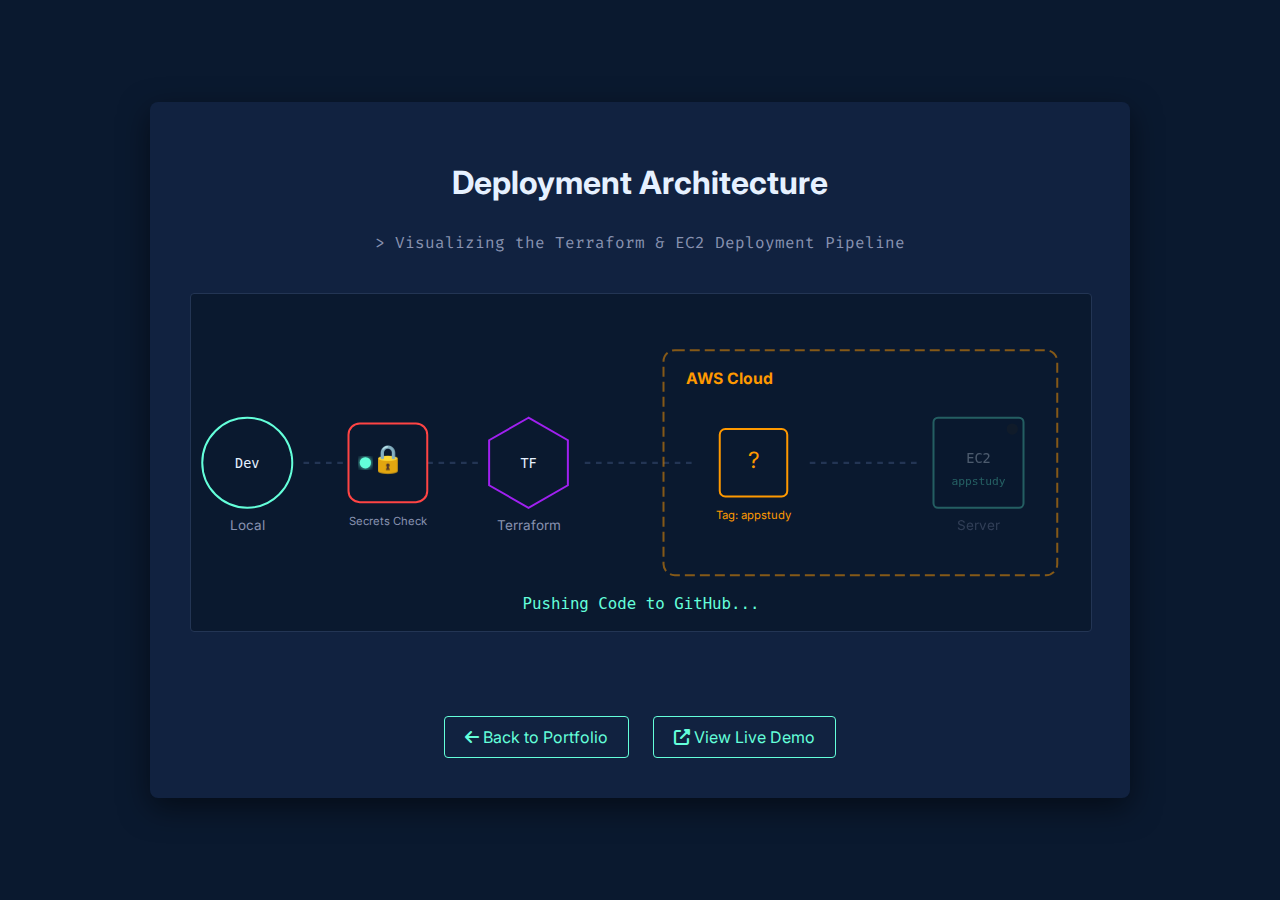
<file: architecture.html>
<!DOCTYPE html>
<html lang="en">

<head>
    <meta charset="UTF-8">
    <meta name="viewport" content="width=device-width, initial-scale=1.0">
    <title>Deployment Architecture | Vastra Studio</title>
    <!-- Fonts -->
    <link href="https://fonts.googleapis.com/css2?family=Inter:wght@300;400;600&family=Fira+Code:wght@400&display=swap"
        rel="stylesheet">
    <!-- Font Awesome -->
    <link rel="stylesheet" href="https://cdnjs.cloudflare.com/ajax/libs/font-awesome/6.4.0/css/all.min.css">
    <style>
        body {
            background-color: #0a192f;
            color: #8892b0;
            font-family: 'Inter', sans-serif;
            display: flex;
            flex-direction: column;
            align-items: center;
            justify-content: center;
            min-height: 100vh;
            margin: 0;
        }

        .container {
            max-width: 900px;
            width: 90%;
            padding: 40px;
            background-color: #112240;
            border-radius: 8px;
            box-shadow: 0 10px 30px rgba(0, 0, 0, 0.5);
            text-align: center;
        }

        h1 {
            color: #e6f1ff;
            margin-bottom: 30px;
        }

        .back-btn {
            display: inline-block;
            margin-top: 30px;
            color: #64ffda;
            text-decoration: none;
            border: 1px solid #64ffda;
            padding: 10px 20px;
            border-radius: 4px;
            transition: all 0.3s ease;
        }

        .back-btn:hover {
            background: rgba(100, 255, 218, 0.1);
        }

        rect,
        circle,
        polygon {
            vector-effect: non-scaling-stroke;
        }
    </style>
</head>

<body>
    <div class="container">
        <h1>Deployment Architecture</h1>
        <p style="margin-bottom: 40px; font-family: 'Fira Code', monospace;">> Visualizing the Terraform & EC2
            Deployment Pipeline</p>

        <!-- SVG Diagram -->
        <svg id="arch-svg" viewBox="0 0 800 300" xmlns="http://www.w3.org/2000/svg"
            style="width: 100%; height: auto; border: 1px solid #233554; border-radius: 4px; background: #0a192f;">
            <defs>
                <marker id="arrow" markerWidth="10" markerHeight="10" refX="9" refY="3" orient="auto"
                    markerUnits="strokeWidth">
                    <path d="M0,0 L0,6 L9,3 z" fill="#64ffda" />
                </marker>
                <filter id="glow-green">
                    <feGaussianBlur stdDeviation="2.5" result="coloredBlur" />
                    <feMerge>
                        <feMergeNode in="coloredBlur" />
                        <feMergeNode in="SourceGraphic" />
                    </feMerge>
                </filter>
            </defs>

            <!-- Paths -->
            <path id="path-1" d="M 100 150 L 140 150" stroke="#233554" stroke-width="2" stroke-dasharray="5,5"
                fill="none" />
            <path id="path-sec" d="M 210 150 L 260 150" stroke="#233554" stroke-width="2" stroke-dasharray="5,5"
                fill="none" />
            <path id="path-2" d="M 350 150 L 450 150" stroke="#233554" stroke-width="2" stroke-dasharray="5,5"
                fill="none" />
            <path id="path-3" d="M 550 150 L 650 150" stroke="#233554" stroke-width="2" stroke-dasharray="5,5"
                fill="none" />

            <!-- Nodes -->
            <g class="arch-node" id="node-local" transform="translate(50, 150)">
                <circle r="40" fill="#0a192f" stroke="#64ffda" stroke-width="2" />
                <text x="0" y="5" text-anchor="middle" fill="#e6f1ff" font-size="12" font-family="monospace">Dev</text>
                <text x="0" y="60" text-anchor="middle" fill="#8892b0" font-size="12">Local</text>
            </g>

            <!-- Secrets Node -->
            <g class="arch-node" id="node-secrets" transform="translate(175, 150)">
                <rect x="-35" y="-35" width="70" height="70" rx="10" fill="#0a192f" stroke="#ff4444" stroke-width="2" />
                <text class="lock-icon" x="0" y="5" text-anchor="middle" fill="#ff4444" font-size="24">🔒</text>
                <text x="0" y="55" text-anchor="middle" fill="#8892b0" font-size="10">Secrets Check</text>
            </g>

            <g class="arch-node" id="node-terraform" transform="translate(300, 150)">
                <polygon points="0,-40 -35,-20 -35,20 0,40 35,20 35,-20" fill="#0a192f" stroke="#A020F0"
                    stroke-width="2" />
                <text x="0" y="5" text-anchor="middle" fill="#e6f1ff" font-size="12" font-family="monospace">TF</text>
                <text x="0" y="60" text-anchor="middle" fill="#8892b0" font-size="12">Terraform</text>
            </g>

            <rect x="420" y="50" width="350" height="200" rx="10" fill="none" stroke="#ff9900" stroke-width="2"
                stroke-dasharray="10,5" opacity="0.5" />
            <text x="440" y="80" fill="#ff9900" font-size="14" font-weight="bold">AWS Cloud</text>

            <g class="arch-node" id="node-logic" transform="translate(500, 150)">
                <rect x="-30" y="-30" width="60" height="60" rx="5" fill="#0a192f" stroke="#ff9900" stroke-width="2" />
                <text x="0" y="5" text-anchor="middle" fill="#ff9900" font-size="20">?</text>
                <text x="0" y="50" text-anchor="middle" fill="#ff9900" font-size="10">Tag: appstudy</text>
            </g>

            <g class="arch-node" id="node-ec2" transform="translate(700, 150)" opacity="0.3">
                <rect x="-40" y="-40" width="80" height="80" rx="4" fill="#0a192f" stroke="#64ffda" stroke-width="2" />
                <text x="0" y="0" text-anchor="middle" fill="#e6f1ff" font-size="12" font-family="monospace">EC2</text>
                <text x="0" y="20" text-anchor="middle" fill="#64ffda" font-size="10"
                    font-family="monospace">appstudy</text>
                <text x="0" y="60" text-anchor="middle" fill="#8892b0" font-size="12">Server</text>
                <circle id="hosting-light" cx="30" cy="-30" r="5" fill="#222" />
            </g>

            <circle id="packet" r="5" fill="#64ffda" filter="url(#glow-green)" opacity="0" />
            <text id="arch-status" x="400" y="280" text-anchor="middle" fill="#64ffda" font-family="monospace"
                font-size="14">Initializing...</text>
        </svg>

        <br>
        <div style="margin-top: 50px;">
            <a href="index.html" class="back-btn"><i class="fas fa-arrow-left"></i> Back to Portfolio</a>
            <a href="vastra.html" class="back-btn" style="margin-left: 20px;"><i class="fas fa-external-link-alt"></i>
                View Live Demo</a>
        </div>
    </div>

    <script src="https://cdnjs.cloudflare.com/ajax/libs/gsap/3.12.2/gsap.min.js"></script>
    <script>
        const archTl = gsap.timeline({ repeat: -1, repeatDelay: 2 });
        const packet = document.getElementById('packet');
        const statusText = document.getElementById('arch-status');

        // Init
        gsap.set('#node-ec2', { opacity: 0.3 });
        gsap.set('#hosting-light', { fill: '#222' });
        gsap.set('#node-secrets rect', { stroke: '#ff4444' });
        gsap.set('.lock-icon', { fill: '#ff4444', textContent: '🔒' });

        archTl.set(statusText, { textContent: "Pushing Code to GitHub..." })
            .fromTo(packet, { opacity: 1, cx: 50, cy: 150 }, { cx: 175, cy: 150, duration: 1, ease: "power1.inOut" })

            // Security Check
            .set(statusText, { textContent: "Validating Secrets..." })
            .to('#node-secrets rect', { stroke: '#ffaa00', duration: 0.3 })
            .to('#node-secrets rect', { stroke: '#64ffda', duration: 0.3, delay: 0.5 })
            .to('.lock-icon', { fill: '#64ffda', textContent: '🔓', duration: 0.2 }, "<")
            .set(statusText, { textContent: "Credentials Verified! Access Granted." })
            .to('#node-secrets', { scale: 1.1, yoyo: true, repeat: 1, duration: 0.2 })

            // Terraform
            .set(statusText, { textContent: "Initializing Terraform..." })
            .to(packet, { cx: 300, cy: 150, duration: 1, ease: "power1.inOut" })
            .to('#node-terraform polygon', { scale: 1.2, stroke: "#fff", duration: 0.2, yoyo: true, repeat: 1 })

            // Logic Check
            .set(statusText, { textContent: "Checking AWS Tags: Name=appstudy..." })
            .to(packet, { cx: 500, cy: 150, duration: 1, ease: "power1.inOut" })
            .to('#node-logic rect', { stroke: "#fff", duration: 0.2, yoyo: true, repeat: 3 })

            // EC2
            .set(statusText, { textContent: "Instance Found! Deploying..." })
            .to('#node-logic text', { fill: "#64ffda", scale: 1.2, duration: 0.2 })
            .to(packet, { cx: 700, cy: 150, duration: 1, ease: "power1.inOut" })
            .to('#node-ec2', { opacity: 1, duration: 0.5 })
            .set(statusText, { textContent: "Hosting: The Vastra Studio (Active)" })
            .to('#hosting-light', { fill: "#00ff00", duration: 0.2 })
            .to('#node-ec2 rect', { stroke: "#fff", strokeWidth: 4, duration: 0.5, yoyo: true, repeat: 1 })

            // Cleanup
            .to(packet, { opacity: 0, duration: 0.5 })
            .to('#node-secrets rect', { stroke: '#ff4444', duration: 0.1 }, "+=0.5")
            .to('.lock-icon', { fill: '#ff4444', textContent: '🔒', duration: 0.1 });
    </script>
</body>

</html>
</file>
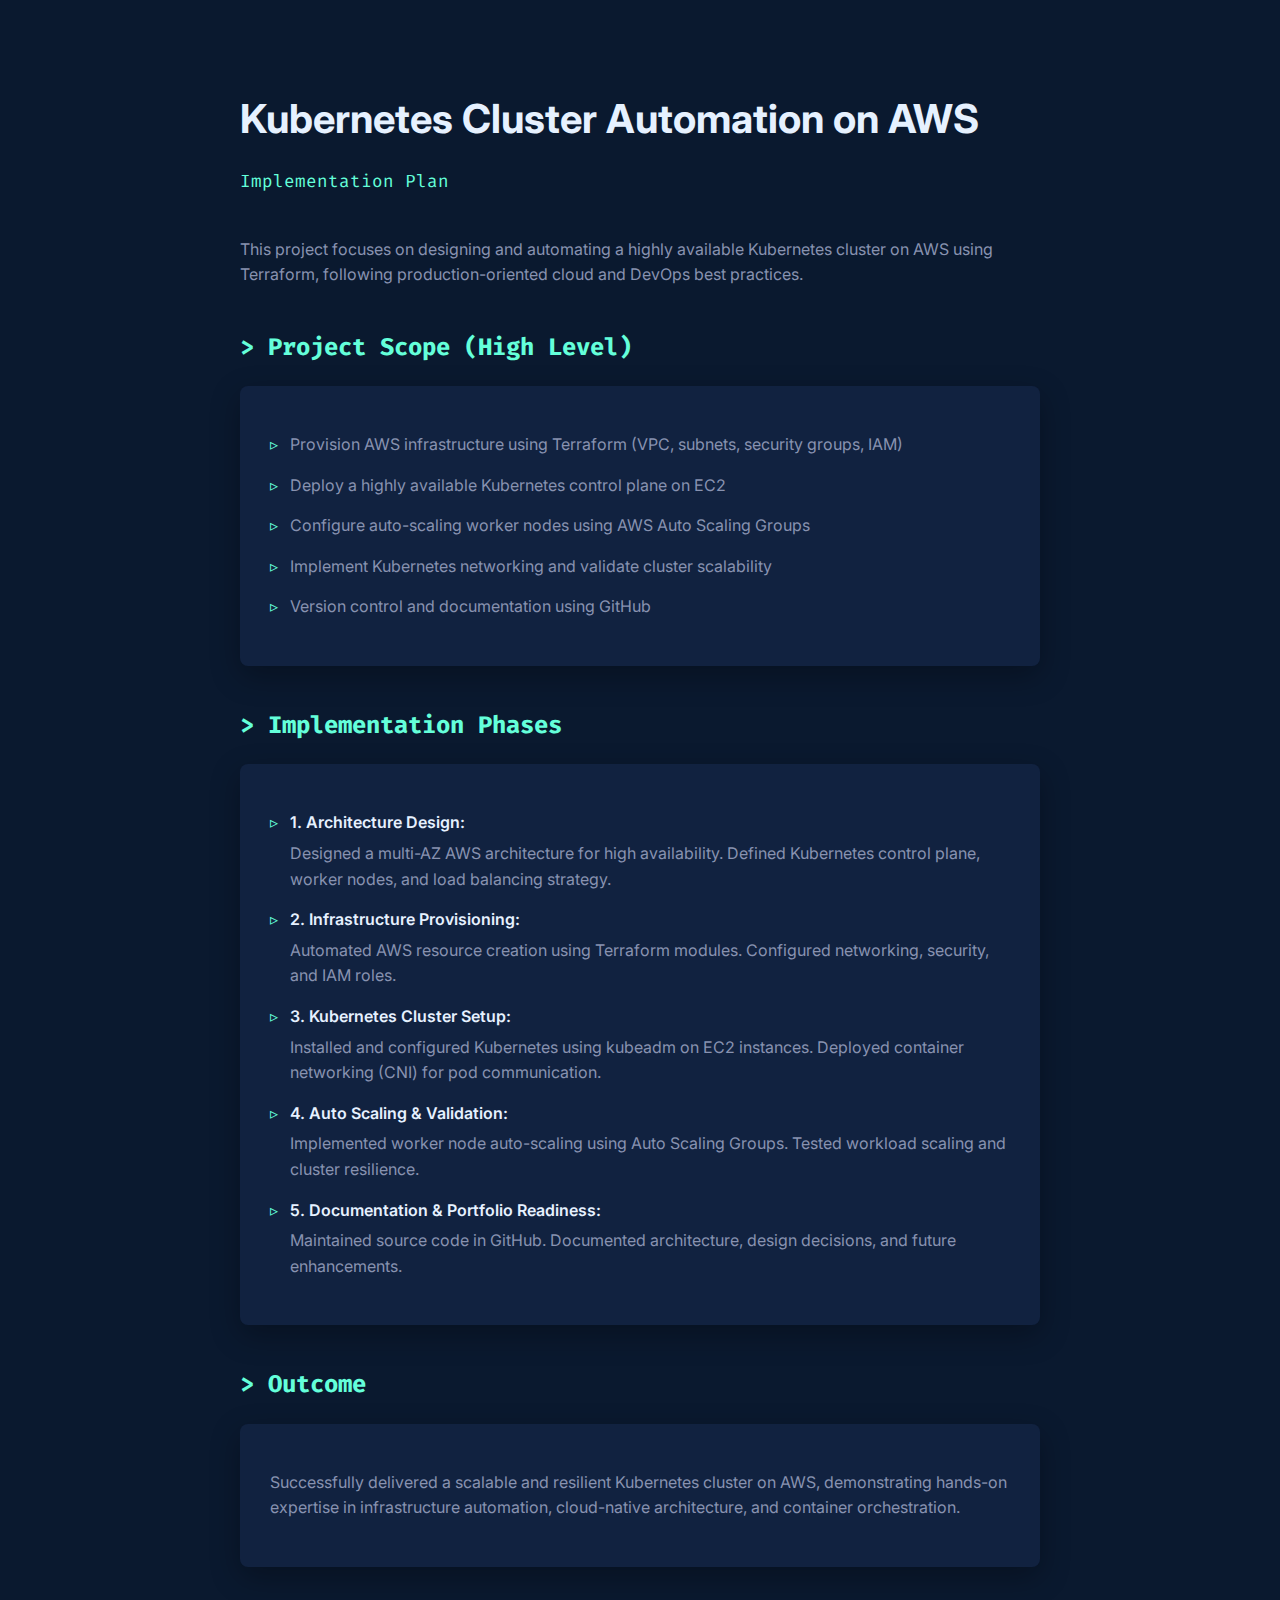
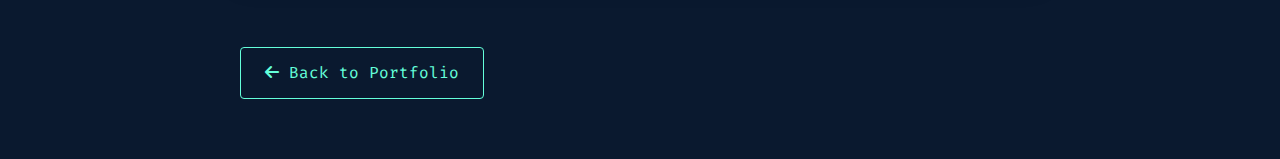
<file: kubernetes_impl_plan.html>
<!DOCTYPE html>
<html lang="en">

<head>
    <meta charset="UTF-8">
    <meta name="viewport" content="width=device-width, initial-scale=1.0">
    <title>Kubernetes Cluster Automation | Implementation Plan</title>
    <!-- Fonts -->
    <link href="https://fonts.googleapis.com/css2?family=Inter:wght@300;400;600&family=Fira+Code:wght@400&display=swap"
        rel="stylesheet">
    <!-- Font Awesome -->
    <link rel="stylesheet" href="https://cdnjs.cloudflare.com/ajax/libs/font-awesome/6.4.0/css/all.min.css">

    <style>
        body {
            background-color: #0a192f;
            /* Navy */
            color: #8892b0;
            /* Slate */
            font-family: 'Inter', sans-serif;
            line-height: 1.6;
            margin: 0;
            padding: 0;
            display: flex;
            justify-content: center;
        }

        .container {
            max-width: 800px;
            width: 90%;
            padding: 60px 20px;
        }

        h1,
        h2,
        h3 {
            color: #e6f1ff;
            /* Lightest Slate */
        }

        h1 {
            font-size: 2.5rem;
            margin-bottom: 10px;
        }

        h2 {
            font-size: 1.5rem;
            margin-top: 40px;
            margin-bottom: 20px;
            color: #64ffda;
            /* Green */
            font-family: 'Fira Code', monospace;
        }

        h2::before {
            content: "> ";
            color: #64ffda;
        }

        .subtitle {
            font-family: 'Fira Code', monospace;
            color: #64ffda;
            margin-bottom: 40px;
            font-size: 1.1rem;
        }

        .section-box {
            background: #112240;
            /* Light Navy */
            padding: 30px;
            border-radius: 8px;
            margin-bottom: 30px;
            box-shadow: 0 10px 30px rgba(0, 0, 0, 0.3);
        }

        ul {
            list-style-type: none;
            padding: 0;
        }

        li {
            margin-bottom: 15px;
            position: relative;
            padding-left: 20px;
        }

        li::before {
            content: "▹";
            position: absolute;
            left: 0;
            color: #64ffda;
        }

        .phase-title {
            color: #e6f1ff;
            font-weight: 600;
            display: block;
            margin-bottom: 5px;
        }

        .back-btn {
            display: inline-block;
            margin-top: 50px;
            color: #64ffda;
            text-decoration: none;
            border: 1px solid #64ffda;
            padding: 12px 24px;
            border-radius: 4px;
            font-family: 'Fira Code', monospace;
            transition: all 0.3s ease;
        }

        .back-btn:hover {
            background: rgba(100, 255, 218, 0.1);
        }
    </style>
</head>

<body>

    <div class="container">
        <h1>Kubernetes Cluster Automation on AWS</h1>
        <p class="subtitle">Implementation Plan</p>

        <p>
            This project focuses on designing and automating a highly available Kubernetes cluster on AWS using
            Terraform,
            following production-oriented cloud and DevOps best practices.
        </p>

        <h2>Project Scope (High Level)</h2>
        <div class="section-box">
            <ul>
                <li>Provision AWS infrastructure using Terraform (VPC, subnets, security groups, IAM)</li>
                <li>Deploy a highly available Kubernetes control plane on EC2</li>
                <li>Configure auto-scaling worker nodes using AWS Auto Scaling Groups</li>
                <li>Implement Kubernetes networking and validate cluster scalability</li>
                <li>Version control and documentation using GitHub</li>
            </ul>
        </div>

        <h2>Implementation Phases</h2>
        <div class="section-box">
            <ul>
                <li>
                    <span class="phase-title">1. Architecture Design:</span>
                    Designed a multi-AZ AWS architecture for high availability. Defined Kubernetes control plane, worker
                    nodes, and load balancing strategy.
                </li>
                <li>
                    <span class="phase-title">2. Infrastructure Provisioning:</span>
                    Automated AWS resource creation using Terraform modules. Configured networking, security, and IAM
                    roles.
                </li>
                <li>
                    <span class="phase-title">3. Kubernetes Cluster Setup:</span>
                    Installed and configured Kubernetes using kubeadm on EC2 instances. Deployed container networking
                    (CNI) for pod communication.
                </li>
                <li>
                    <span class="phase-title">4. Auto Scaling & Validation:</span>
                    Implemented worker node auto-scaling using Auto Scaling Groups. Tested workload scaling and cluster
                    resilience.
                </li>
                <li>
                    <span class="phase-title">5. Documentation & Portfolio Readiness:</span>
                    Maintained source code in GitHub. Documented architecture, design decisions, and future
                    enhancements.
                </li>
            </ul>
        </div>

        <h2>Outcome</h2>
        <div class="section-box">
            <p>
                Successfully delivered a scalable and resilient Kubernetes cluster on AWS, demonstrating hands-on
                expertise in
                infrastructure automation, cloud-native architecture, and container orchestration.
            </p>
        </div>

        <a href="index.html" class="back-btn"><i class="fas fa-arrow-left"></i> Back to Portfolio</a>
    </div>

</body>

</html>
</file>
